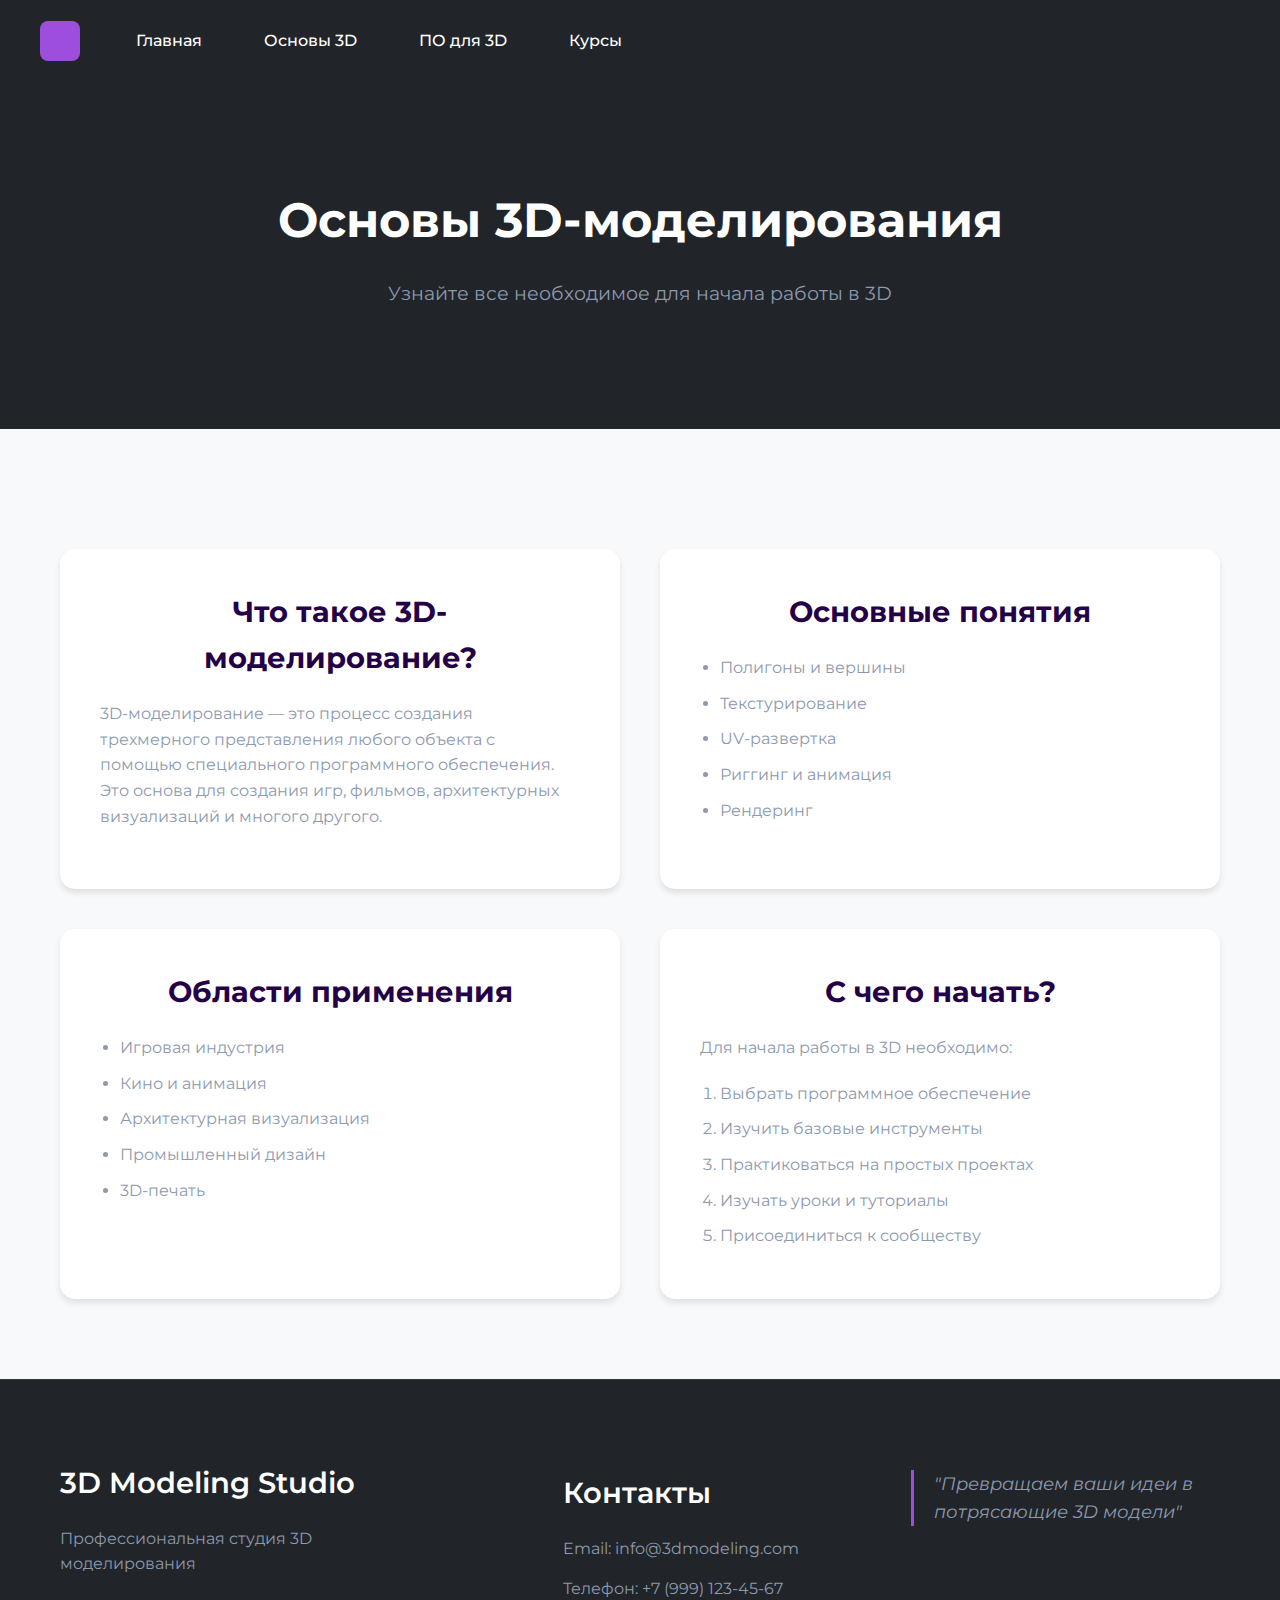
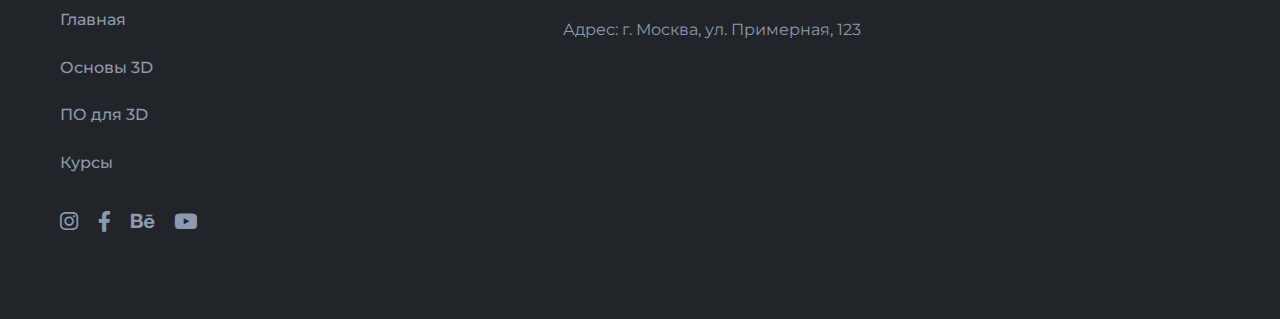
<file: basics.html>
<!DOCTYPE html>
<html lang="ru">
<head>
    <meta charset="UTF-8">
    <meta name="viewport" content="width=device-width, initial-scale=1.0">
    <title>Основы 3D-моделирования | Профессиональная студия</title>
    <link rel="preconnect" href="https://fonts.googleapis.com">
    <link rel="preconnect" href="https://fonts.gstatic.com" crossorigin>
    <link href="https://fonts.googleapis.com/css2?family=Montserrat:wght@400;500;600;700&display=swap" rel="stylesheet">
    <link rel="stylesheet" href="styles.css">
</head>
<body>
    <header class="header">
        <div class="logo-square"></div>
        <nav>
            <a href="index.html">Главная</a>
            <a href="basics.html">Основы 3D</a>
            <a href="software.html">ПО для 3D</a>
            <a href="courses.html">Курсы</a>
        </nav>
    </header>

    <main>
        <section class="basics-hero">
            <div class="container">
                <h1>Основы 3D-моделирования</h1>
                <p>Узнайте все необходимое для начала работы в 3D</p>
            </div>
        </section>

        <section class="basics-content">
            <div class="container">
                <div class="basics-grid">
                    <article class="basics-item">
                        <h2>Что такое 3D-моделирование?</h2>
                        <p>3D-моделирование — это процесс создания трехмерного представления любого объекта с помощью специального программного обеспечения. Это основа для создания игр, фильмов, архитектурных визуализаций и многого другого.</p>
                    </article>

                    <article class="basics-item">
                        <h2>Основные понятия</h2>
                        <ul>
                            <li>Полигоны и вершины</li>
                            <li>Текстурирование</li>
                            <li>UV-развертка</li>
                            <li>Риггинг и анимация</li>
                            <li>Рендеринг</li>
                        </ul>
                    </article>

                    <article class="basics-item">
                        <h2>Области применения</h2>
                        <ul>
                            <li>Игровая индустрия</li>
                            <li>Кино и анимация</li>
                            <li>Архитектурная визуализация</li>
                            <li>Промышленный дизайн</li>
                            <li>3D-печать</li>
                        </ul>
                    </article>

                    <article class="basics-item">
                        <h2>С чего начать?</h2>
                        <p>Для начала работы в 3D необходимо:</p>
                        <ol>
                            <li>Выбрать программное обеспечение</li>
                            <li>Изучить базовые инструменты</li>
                            <li>Практиковаться на простых проектах</li>
                            <li>Изучать уроки и туториалы</li>
                            <li>Присоединиться к сообществу</li>
                        </ol>
                    </article>
                </div>
            </div>
        </section>
    </main>

    <footer class="footer">
        <div class="container footer-content">
            <div class="footer-info">
                <h3>3D Modeling Studio</h3>
                <p>Профессиональная студия 3D моделирования</p>
                <nav class="footer-nav">
                    <a href="index.html">Главная</a>
                    <a href="basics.html">Основы 3D</a>
                    <a href="software.html">ПО для 3D</a>
                    <a href="courses.html">Курсы</a>
                </nav>
                <div class="social-links">
                    <a href="#" class="social-icon">
                        <i class="fab fa-instagram"></i>
                    </a>
                    <a href="#" class="social-icon">
                        <i class="fab fa-facebook-f"></i>
                    </a>
                    <a href="#" class="social-icon">
                        <i class="fab fa-behance"></i>
                    </a>
                    <a href="#" class="social-icon">
                        <i class="fab fa-youtube"></i>
                    </a>
                </div>
            </div>
            <div class="footer-contact">
                <h3>Контакты</h3>
                <p>Email: info@3dmodeling.com</p>
                <p>Телефон: +7 (999) 123-45-67</p>
                <p>Адрес: г. Москва, ул. Примерная, 123</p>
            </div>
            <div class="footer-quote">
                <blockquote class="quote">
                    "Превращаем ваши идеи в потрясающие 3D модели"
                </blockquote>
            </div>
        </div>
    </footer>

    <link rel="stylesheet" href="https://cdnjs.cloudflare.com/ajax/libs/font-awesome/6.0.0/css/all.min.css">
    <script src="script.js"></script>
</body>
</html>
</file>
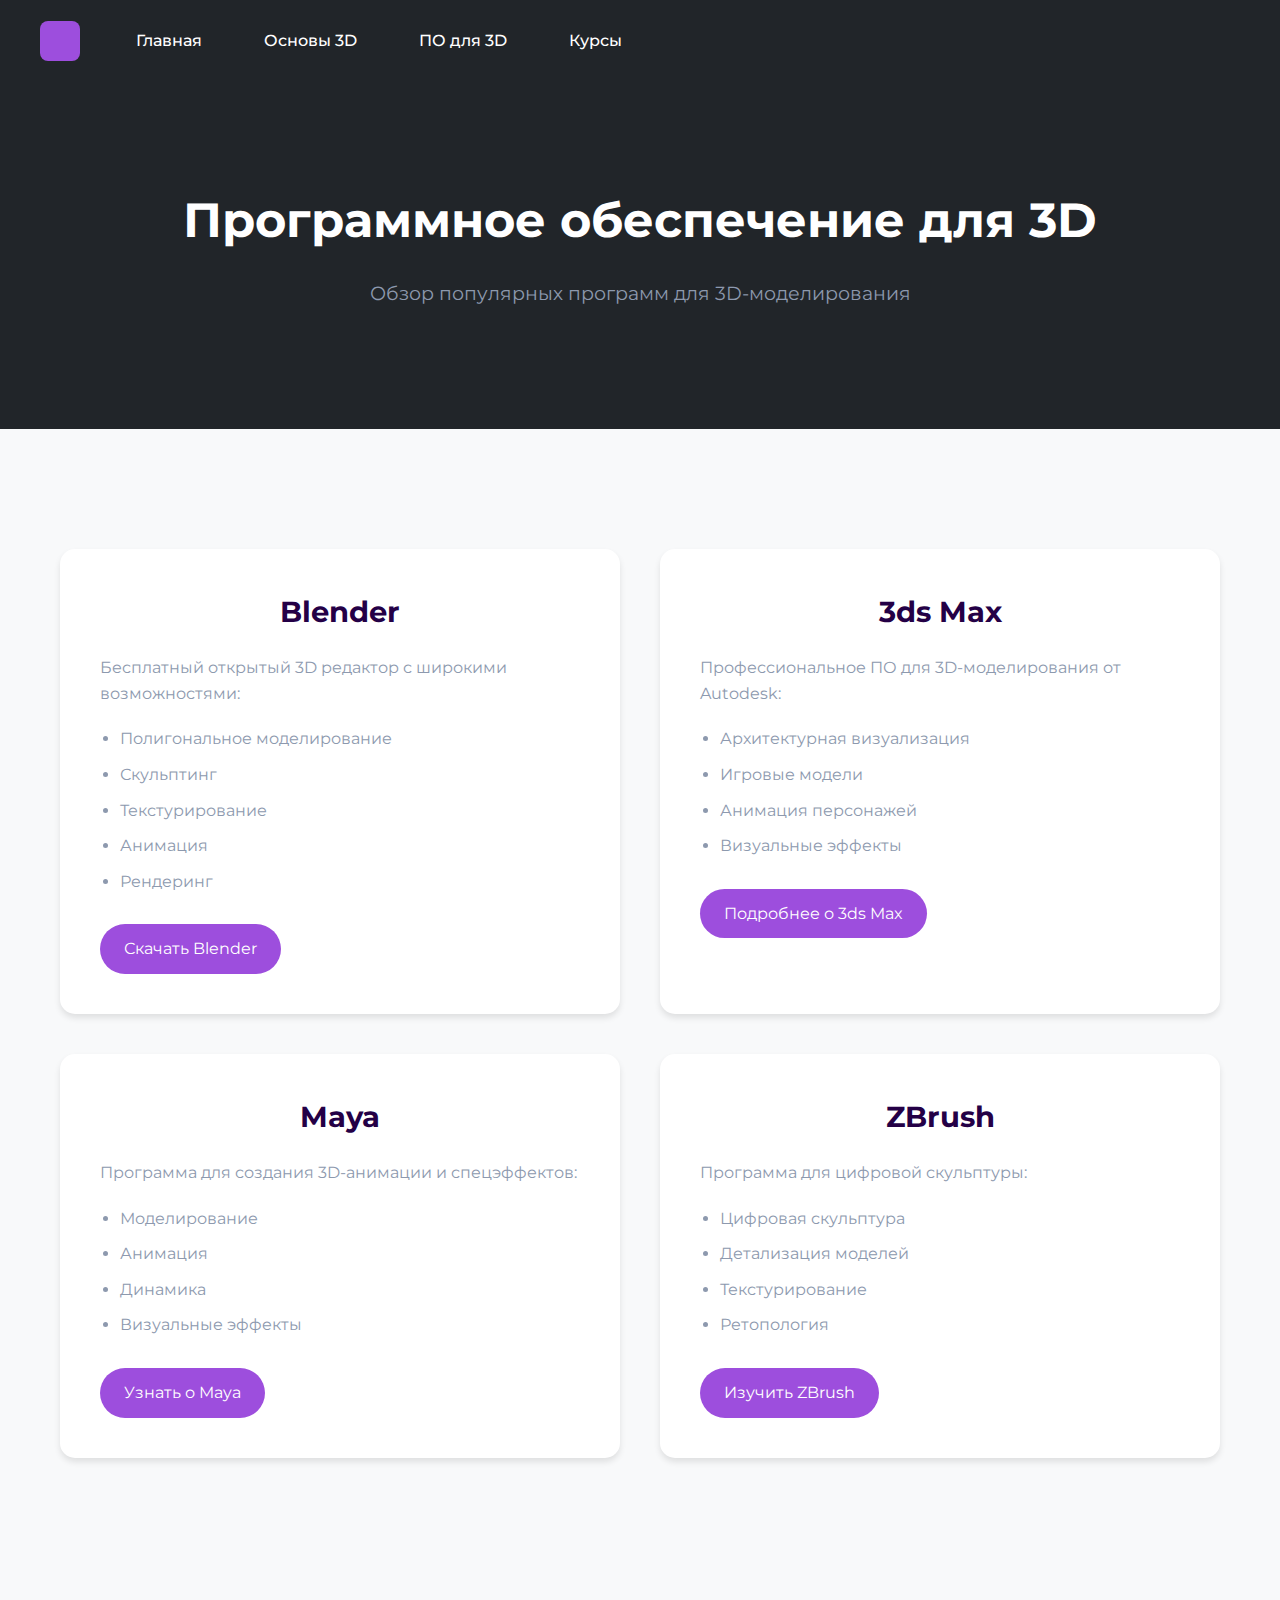
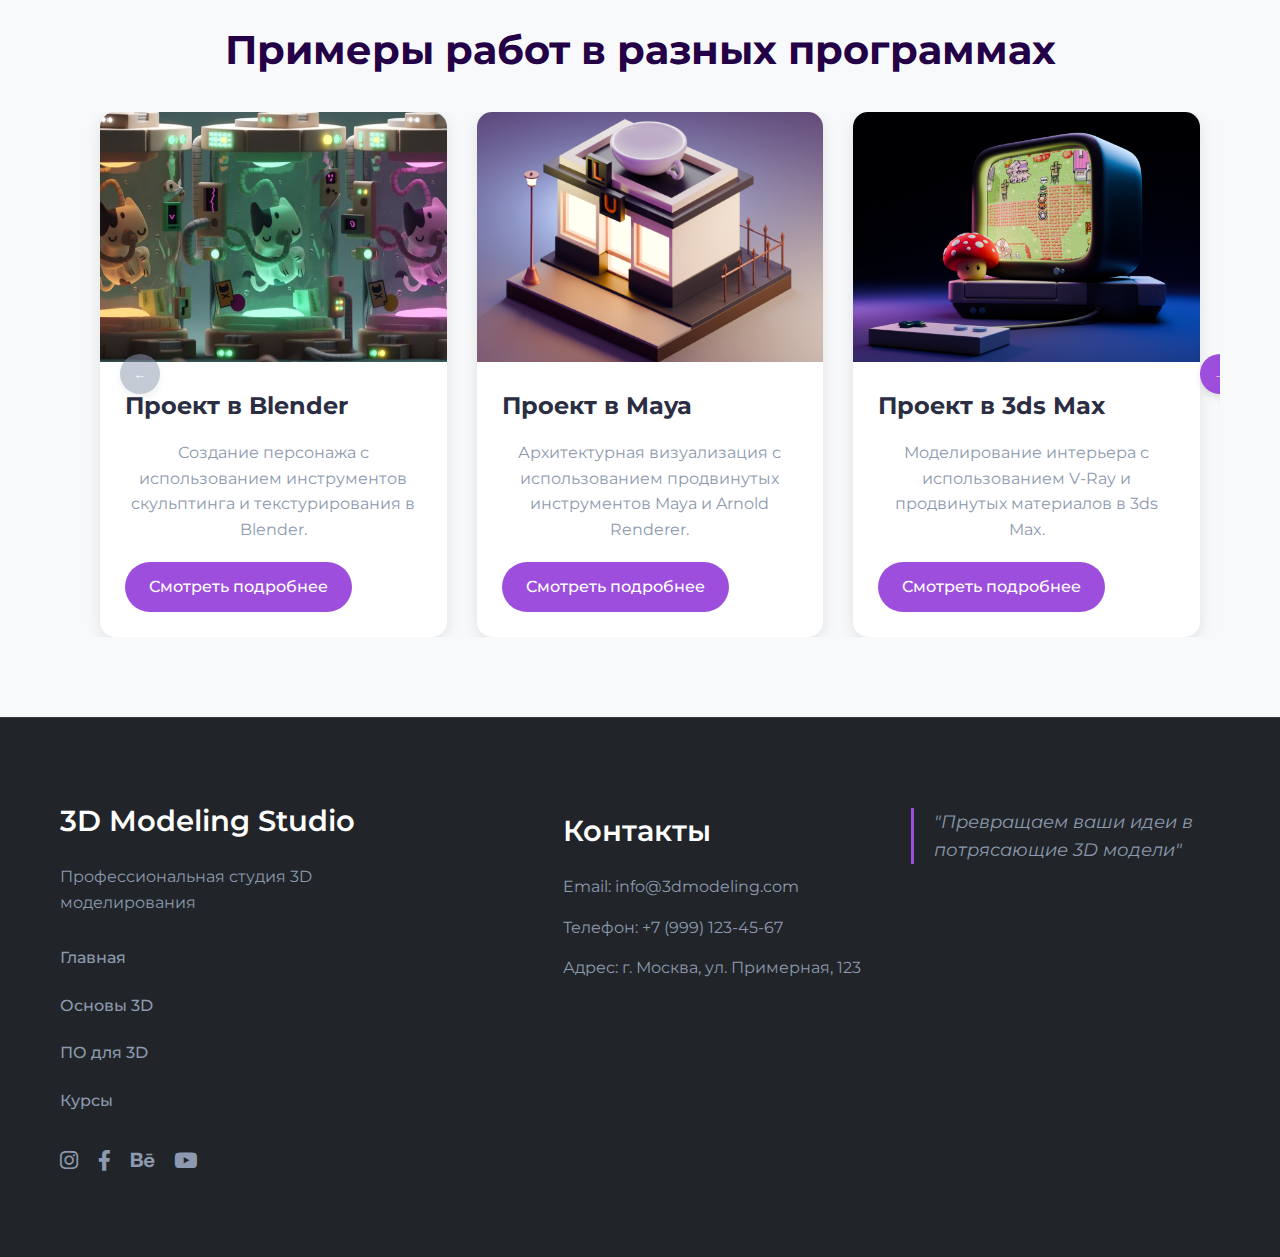
<file: software.html>
<!DOCTYPE html>
<html lang="ru">
<head>
    <meta charset="UTF-8">
    <meta name="viewport" content="width=device-width, initial-scale=1.0">
    <title>ПО для 3D-моделирования | Профессиональная студия</title>
    <link rel="preconnect" href="https://fonts.googleapis.com">
    <link rel="preconnect" href="https://fonts.gstatic.com" crossorigin>
    <link href="https://fonts.googleapis.com/css2?family=Montserrat:wght@400;500;600;700&display=swap" rel="stylesheet">
    <link rel="stylesheet" href="styles.css">
</head>
<body>
    <header class="header">
        <div class="logo-square"></div>
        <nav>
            <a href="index.html">Главная</a>
            <a href="basics.html">Основы 3D</a>
            <a href="software.html">ПО для 3D</a>
            <a href="courses.html">Курсы</a>
        </nav>
    </header>

    <main>
        <section class="software-hero">
            <div class="container">
                <h1>Программное обеспечение для 3D</h1>
                <p>Обзор популярных программ для 3D-моделирования</p>
            </div>
        </section>

        <section class="software-content">
            <div class="container">
                <div class="software-grid">
                    <article class="software-item">
                        <h2>Blender</h2>
                        <p>Бесплатный открытый 3D редактор с широкими возможностями:</p>
                        <ul>
                            <li>Полигональное моделирование</li>
                            <li>Скульптинг</li>
                            <li>Текстурирование</li>
                            <li>Анимация</li>
                            <li>Рендеринг</li>
                        </ul>
                        <a href="https://www.blender.org/" class="software-link" target="_blank">Скачать Blender</a>
                    </article>

                    <article class="software-item">
                        <h2>3ds Max</h2>
                        <p>Профессиональное ПО для 3D-моделирования от Autodesk:</p>
                        <ul>
                            <li>Архитектурная визуализация</li>
                            <li>Игровые модели</li>
                            <li>Анимация персонажей</li>
                            <li>Визуальные эффекты</li>
                        </ul>
                        <a href="https://www.autodesk.com/products/3ds-max/" class="software-link" target="_blank">Подробнее о 3ds Max</a>
                    </article>

                    <article class="software-item">
                        <h2>Maya</h2>
                        <p>Программа для создания 3D-анимации и спецэффектов:</p>
                        <ul>
                            <li>Моделирование</li>
                            <li>Анимация</li>
                            <li>Динамика</li>
                            <li>Визуальные эффекты</li>
                        </ul>
                        <a href="https://www.autodesk.com/products/maya/" class="software-link" target="_blank">Узнать о Maya</a>
                    </article>

                    <article class="software-item">
                        <h2>ZBrush</h2>
                        <p>Программа для цифровой скульптуры:</p>
                        <ul>
                            <li>Цифровая скульптура</li>
                            <li>Детализация моделей</li>
                            <li>Текстурирование</li>
                            <li>Ретопология</li>
                        </ul>
                        <a href="https://pixologic.com/" class="software-link" target="_blank">Изучить ZBrush</a>
                    </article>
                </div>
            </div>
        </section>

        <section class="portfolio-section" id="portfolio">
            <div class="container">
                <h2 class="section-title">Примеры работ в разных программах</h2>
                <div class="portfolio-grid">
                    <div class="my-slider">
                        <div class="slides-container">
                            <div class="my-slide">
                                <div class="portfolio-card">
                                    <img src="assets/img/model1.png" alt="Проект в Blender">
                                    <div class="portfolio-card-content">
                                        <h3>Проект в Blender</h3>
                                        <p>Создание персонажа с использованием инструментов скульптинга и текстурирования в Blender.</p>
                                        <a href="#" class="button">Смотреть подробнее</a>
                                    </div>
                                </div>
                            </div>
                            <div class="my-slide">
                                <div class="portfolio-card">
                                    <img src="assets/img/model2.png" alt="Проект в Maya">
                                    <div class="portfolio-card-content">
                                        <h3>Проект в Maya</h3>
                                        <p>Архитектурная визуализация с использованием продвинутых инструментов Maya и Arnold Renderer.</p>
                                        <a href="#" class="button">Смотреть подробнее</a>
                                    </div>
                                </div>
                            </div>
                            <div class="my-slide">
                                <div class="portfolio-card">
                                    <img src="assets/img/model3.png" alt="Проект в 3ds Max">
                                    <div class="portfolio-card-content">
                                        <h3>Проект в 3ds Max</h3>
                                        <p>Моделирование интерьера с использованием V-Ray и продвинутых материалов в 3ds Max.</p>
                                        <a href="#" class="button">Смотреть подробнее</a>
                                    </div>
                                </div>
                            </div>
                            <div class="my-slide">
                                <div class="portfolio-card">
                                    <img src="assets/img/model4.png" alt="Проект в ZBrush">
                                    <div class="portfolio-card-content">
                                        <h3>Проект в ZBrush</h3>
                                        <p>Детальная проработка персонажа с использованием продвинутых техник скульптинга в ZBrush.</p>
                                        <a href="#" class="button">Смотреть подробнее</a>
                                    </div>
                                </div>
                            </div>
                        </div>
                        <div class="slider-nav">
                            <button class="slider-button prev-button" aria-label="Предыдущий слайд">←</button>
                            <button class="slider-button next-button" aria-label="Следующий слайд">→</button>
                        </div>
                    </div>
                </div>
            </div>
        </section>
    </main>

    <footer class="footer">
        <div class="container footer-content">
            <div class="footer-info">
                <h3>3D Modeling Studio</h3>
                <p>Профессиональная студия 3D моделирования</p>
                <nav class="footer-nav">
                    <a href="index.html">Главная</a>
                    <a href="basics.html">Основы 3D</a>
                    <a href="software.html">ПО для 3D</a>
                    <a href="courses.html">Курсы</a>
                </nav>
                <div class="social-links">
                    <a href="#" class="social-icon">
                        <i class="fab fa-instagram"></i>
                    </a>
                    <a href="#" class="social-icon">
                        <i class="fab fa-facebook-f"></i>
                    </a>
                    <a href="#" class="social-icon">
                        <i class="fab fa-behance"></i>
                    </a>
                    <a href="#" class="social-icon">
                        <i class="fab fa-youtube"></i>
                    </a>
                </div>
            </div>
            <div class="footer-contact">
                <h3>Контакты</h3>
                <p>Email: info@3dmodeling.com</p>
                <p>Телефон: +7 (999) 123-45-67</p>
                <p>Адрес: г. Москва, ул. Примерная, 123</p>
            </div>
            <div class="footer-quote">
                <blockquote class="quote">
                    "Превращаем ваши идеи в потрясающие 3D модели"
                </blockquote>
            </div>
        </div>
    </footer>

    <link rel="stylesheet" href="https://cdnjs.cloudflare.com/ajax/libs/font-awesome/6.0.0/css/all.min.css">
    <script src="script.js"></script>
</body>
</html>
</file>
<file: styles.css>
:root {
    --primary-color: #9D4EDD;
    --primary-dark: #7B2CBF;
    --secondary-color: #240046;
    --accent-color: #FF6B6B;
    --text-dark: #2B2D42;
    --text-light: #8D99AE;
    --background-light: #F8F9FA;
    --background-dark: #212529;
    --shadow: 0 4px 6px rgba(0, 0, 0, 0.1);
    --transition: all 0.3s ease;
}

* {
    margin: 0;
    padding: 0;
    box-sizing: border-box;
}

body {
    font-family: 'Montserrat', sans-serif;
    line-height: 1.6;
    color: var(--text-dark);
    background: var(--background-light);
}

.header {
    background: var(--background-dark);
    display: flex;
    align-items: center;
    padding: 20px 40px;
    gap: 40px;
    box-shadow: var(--shadow);
}

.logo-square {
    width: 40px;
    height: 40px;
    background: var(--primary-color);
    border-radius: 8px;
    transition: var(--transition);
}

.logo-square:hover {
    transform: rotate(45deg);
}

nav {
    display: flex;
    gap: 30px;
}

nav a {
    color: white;
    text-decoration: none;
    font-weight: 500;
    transition: var(--transition);
    padding: 8px 16px;
    border-radius: 20px;
}

nav a:hover {
    background: var(--primary-color);
    transform: translateY(-2px);
}

.video-section {
    width: 100%;
    background: var(--background-dark);
}

.video-container {
    position: relative;
    width: 100%;
    height: 80vh;
    margin-top: 0;
    overflow: hidden;
}

.video-container::after {
    content: '';
    position: absolute;
    top: 0;
    left: 0;
    width: 100%;
    height: 100%;
    background: rgba(0, 0, 0, 0.4);
    z-index: 1;
}

.video-container video {
    width: 100%;
    height: 100%;
    object-fit: cover;
}

.hero-content {
    z-index: 2;
}

section {
    padding: 80px 40px;
}

section h2 {
    font-size: 2.5rem;
    margin-bottom: 30px;
    color: var(--secondary-color);
    text-align: center;
}

section p {
    color: var(--text-light);
    max-width: 800px;
    margin: 0 auto 20px;
    text-align: center;
}

.benefits {
    background: var(--primary-color);
    color: white;
}

.benefits h2 {
    color: white;
}

.benefits-grid {
    display: grid;
    grid-template-columns: repeat(3, 1fr);
    gap: 30px;
    max-width: 1200px;
    margin: 0 auto;
}

.benefits-grid > div {
    grid-column: span 1;
}

.benefit-item {
    background: rgba(255, 255, 255, 0.1);
    padding: 30px;
    border-radius: 15px;
    transition: var(--transition);
}

.benefit-item:hover {
    transform: translateY(-5px);
    background: rgba(255, 255, 255, 0.15);
}

.benefit-item h3 {
    color: white;
    margin-bottom: 15px;
    font-size: 1.5rem;
}

.benefit-item p {
    color: rgba(255, 255, 255, 0.9);
    text-align: left;
}

.gallery {
    background: var(--background-light);
    padding: 80px 0;
}

.my-slider {
    position: relative;
    width: 100%;
    overflow: hidden;
    padding: 20px 0;
}

.slides-container {
    display: flex;
    transition: transform 0.5s ease-in-out;
    gap: 20px;
    width: 100%;
}

.my-slide {
    width: calc((100% - 40px) / 3);
    flex: 0 0 auto;
}

.portfolio-card {
    background: white;
    border-radius: 12px;
    overflow: hidden;
    box-shadow: var(--shadow);
    height: 100%;
    display: flex;
    flex-direction: column;
}

.portfolio-card img {
    width: 100%;
    height: 250px;
    object-fit: cover;
}

.portfolio-card-content {
    padding: 20px;
    flex-grow: 1;
    display: flex;
    flex-direction: column;
}

.portfolio-card h3 {
    color: var(--secondary-color);
    margin-bottom: 10px;
    font-size: 1.2rem;
}

.portfolio-card p {
    color: var(--text-light);
    margin-bottom: 20px;
    flex-grow: 1;
}

.portfolio-card .button {
    display: inline-block;
    padding: 12px 24px;
    background: var(--primary-color);
    color: white;
    text-decoration: none;
    border-radius: 25px;
    font-weight: 500;
    transition: var(--transition);
    text-align: center;
    border: none;
    cursor: pointer;
    margin-top: auto;
}

.portfolio-card .button:hover {
    background: var(--primary-dark);
    transform: translateY(-2px);
    box-shadow: var(--shadow);
}

.slider-nav {
    position: absolute;
    top: 50%;
    transform: translateY(-50%);
    width: 100%;
    display: flex;
    justify-content: space-between;
    padding: 0 20px;
    pointer-events: none;
    z-index: 2;
}

.slider-button {
    background: var(--primary-color);
    color: white;
    border: none;
    width: 40px;
    height: 40px;
    border-radius: 50%;
    cursor: pointer;
    display: flex;
    align-items: center;
    justify-content: center;
    transition: var(--transition);
    pointer-events: auto;
    box-shadow: var(--shadow);
}

.slider-button:hover {
    background: var(--primary-dark);
    transform: scale(1.1);
}

.slider-button:disabled {
    background: var(--text-light);
    cursor: not-allowed;
    opacity: 0.5;
}

@media (max-width: 1024px) {
    .my-slide {
        width: calc((100% - 20px) / 2);
    }
}

@media (max-width: 768px) {
    .my-slide {
        width: 100%;
    }
}

.portfolio-section {
    padding: 80px 0;
    background: var(--background-light);
}

.portfolio-grid {
    width: 100%;
    overflow: hidden;
}

.my-slider {
    position: relative;
    max-width: 1200px;
    margin: 0 auto;
    padding: 0 40px;
}

.slides-container {
    display: flex;
    transition: transform 0.5s ease-in-out;
    gap: 30px;
}

.my-slide {
    min-width: calc((100% - 60px) / 3);
    flex: 0 0 auto;
}

.portfolio-card {
    background: white;
    border-radius: 15px;
    overflow: hidden;
    box-shadow: 0 4px 15px rgba(0, 0, 0, 0.1);
    display: flex;
    flex-direction: column;
    height: 100%;
}

.portfolio-card img {
    width: 100%;
    height: 250px;
    object-fit: cover;
}

.portfolio-card-content {
    padding: 25px;
    flex-grow: 1;
    display: flex;
    flex-direction: column;
}

.portfolio-card h3 {
    font-size: 1.5rem;
    margin-bottom: 15px;
    color: var(--text-dark);
}

.portfolio-card p {
    color: var(--text-light);
    margin-bottom: 20px;
    flex-grow: 1;
}

.portfolio-card .button {
    margin-top: auto;
    align-self: flex-start;
}

.process-grid {
    display: grid;
    grid-template-columns: repeat(auto-fit, minmax(250px, 1fr));
    gap: 30px;
    margin-top: 40px;
}

.process-item {
    background: rgba(255, 255, 255, 0.1);
    padding: 40px 30px;
    border-radius: 15px;
    position: relative;
    transition: var(--transition);
    text-align: center;
}

.process-item:hover {
    transform: translateY(-5px);
    background: rgba(255, 255, 255, 0.15);
}

.process-number {
    font-size: 1.2rem;
    font-weight: 700;
    color: var(--primary-color);
    margin-bottom: 15px;
    display: block;
}

.process-item h3 {
    font-size: 1.5rem;
    margin-bottom: 15px;
    color: white;
}

.process-item p {
    color: rgba(255, 255, 255, 0.9);
    font-size: 1rem;
    line-height: 1.6;
}

.work-prospects {
    background: var(--background-dark);
    color: white;
}

.work-prospects h2 {
    color: white;
}

.work-prospects p {
    color: var(--text-light);
}

.second-gallery {
    background: var(--background-light);
}

.second-gallery .my-slide {
    background: white;
    border-radius: 15px;
    padding: 60px 40px;
}

.container {
    max-width: 1200px;
    margin: 0 auto;
    padding: 0 20px;
}

.hero {
    position: relative;
    height: auto;
    overflow: hidden;
}

.hero-content {
    position: absolute;
    top: 50%;
    left: 50%;
    transform: translate(-50%, -50%);
    text-align: center;
    color: white;
    z-index: 2;
    width: 90%;
    max-width: 800px;
}

.hero-content h1 {
    font-size: 3.5rem;
    margin-bottom: 20px;
    text-shadow: 2px 2px 4px rgba(0, 0, 0, 0.5);
}

.hero-content p {
    font-size: 1.5rem;
    margin-bottom: 30px;
    text-shadow: 1px 1px 2px rgba(0, 0, 0, 0.5);
}

.cta-button {
    display: inline-block;
    padding: 15px 40px;
    background: var(--primary-color);
    color: white;
    text-decoration: none;
    border-radius: 30px;
    font-weight: 600;
    transition: var(--transition);
    text-transform: uppercase;
    letter-spacing: 1px;
}

.cta-button:hover {
    background: var(--primary-dark);
    transform: translateY(-2px);
}

@media (max-width: 768px) {
    section {
        padding: 60px 20px;
    }

    .benefits-grid {
        grid-template-columns: 1fr;
    }

    .my-slide h2 {
        font-size: 1.5rem;
    }

    .my-slide p {
        font-size: 1rem;
    }

    .btn-prev, .btn-next {
        width: 40px;
        height: 40px;
        font-size: 1.2rem;
    }

    .header {
        flex-direction: column;
        padding: 20px;
        gap: 20px;
    }

    nav {
        flex-direction: column;
        align-items: center;
    }
}

@media (max-width: 768px) {
    .hero-content h1 {
        font-size: 2.5rem;
    }

    .hero-content p {
        font-size: 1.2rem;
    }

    .process-grid {
        grid-template-columns: 1fr;
    }

    .footer-content {
        grid-template-columns: 1fr;
        gap: 40px;
    }
}

@keyframes fadeIn {
    from { opacity: 0; transform: translateY(20px); }
    to { opacity: 1; transform: translateY(0); }
}

.benefit-item {
    animation: fadeIn 0.5s ease forwards;
}

.basics-hero,
.software-hero,
.courses-hero {
    background: var(--background-dark);
    color: white;
    padding: 100px 0;
    text-align: center;
}

.basics-hero h1,
.software-hero h1,
.courses-hero h1 {
    font-size: 3rem;
    margin-bottom: 20px;
}

.basics-hero p,
.software-hero p,
.courses-hero p {
    font-size: 1.2rem;
    color: var(--text-light);
}

.basics-content,
.software-content,
.courses-content {
    padding: 80px 0;
    background: var(--background-light);
}

.basics-grid,
.software-grid {
    display: grid;
    grid-template-columns: repeat(2, 1fr);
    gap: 40px;
    margin-top: 40px;
}

.basics-item,
.software-item {
    background: white;
    padding: 40px;
    border-radius: 15px;
    box-shadow: var(--shadow);
}

.basics-item h2,
.software-item h2 {
    color: var(--secondary-color);
    font-size: 1.8rem;
    margin-bottom: 20px;
}

.basics-item p,
.software-item p {
    color: var(--text-light);
    margin-bottom: 20px;
    text-align: left;
}

.basics-item ul,
.basics-item ol,
.software-item ul {
    padding-left: 20px;
    color: var(--text-light);
}

.basics-item li,
.software-item li {
    margin-bottom: 10px;
}

.software-link {
    display: inline-block;
    padding: 12px 24px;
    background: var(--primary-color);
    color: white;
    text-decoration: none;
    border-radius: 25px;
    margin-top: 20px;
    transition: var(--transition);
}

.software-link:hover {
    background: var(--primary-dark);
    transform: translateY(-2px);
}

.courses-grid {
    display: grid;
    grid-template-columns: repeat(2, 1fr);
    gap: 40px;
    margin-top: 40px;
}

.course-card {
    background: white;
    border-radius: 15px;
    overflow: hidden;
    box-shadow: var(--shadow);
}

.course-image {
    width: 100%;
    height: 250px;
    overflow: hidden;
}

.course-image img {
    width: 100%;
    height: 100%;
    object-fit: cover;
    transition: var(--transition);
}

.course-card:hover .course-image img {
    transform: scale(1.05);
}

.course-info {
    padding: 30px;
}

.course-info h2 {
    color: var(--secondary-color);
    font-size: 1.8rem;
    margin-bottom: 15px;
}

.course-info p {
    color: var(--text-light);
    margin-bottom: 20px;
    text-align: left;
}

.course-info ul {
    list-style: none;
    padding: 0;
    margin-bottom: 25px;
}

.course-info li {
    color: var(--text-light);
    margin-bottom: 10px;
    padding-left: 25px;
    position: relative;
}

.course-info li:before {
    content: "•";
    color: var(--primary-color);
    position: absolute;
    left: 0;
    font-size: 1.5em;
    line-height: 1;
}

.course-button {
    display: inline-block;
    padding: 12px 30px;
    background: var(--primary-color);
    color: white;
    text-decoration: none;
    border-radius: 25px;
    transition: var(--transition);
    font-weight: 500;
}

.course-button:hover {
    background: var(--primary-dark);
    transform: translateY(-2px);
}

@media (max-width: 768px) {
    .basics-grid,
    .software-grid,
    .courses-grid {
        grid-template-columns: 1fr;
    }

    .basics-hero h1,
    .software-hero h1,
    .courses-hero h1 {
        font-size: 2.5rem;
    }

    .basics-item,
    .software-item {
        padding: 30px;
    }

    .course-image {
        height: 200px;
    }
}

.contact-section {
    background: var(--background-light);
    padding: 80px 0;
}

.contact-form {
    max-width: 600px;
    margin: 40px auto 0;
}

.form-group {
    margin-bottom: 20px;
}

.form-group input,
.form-group textarea {
    width: 100%;
    padding: 15px;
    border: 2px solid var(--text-light);
    border-radius: 8px;
    background: white;
    font-size: 1rem;
    transition: var(--transition);
}

.form-group textarea {
    height: 150px;
    resize: vertical;
}

.form-group input:focus,
.form-group textarea:focus {
    border-color: var(--primary-color);
    outline: none;
}

.submit-button {
    width: 100%;
    padding: 15px;
    background: var(--primary-color);
    color: white;
    border: none;
    border-radius: 8px;
    font-size: 1rem;
    font-weight: 600;
    cursor: pointer;
    transition: var(--transition);
}

.submit-button:hover {
    background: var(--primary-dark);
    transform: translateY(-2px);
}

.footer-nav {
    display: flex;
    flex-direction: column;
    gap: 10px;
    margin: 20px 0;
}

.footer-nav a {
    color: var(--text-light);
    text-decoration: none;
    transition: var(--transition);
    font-size: 1rem;
    display: inline-flex;
    align-items: center;
}

.footer-nav a:hover {
    color: var(--primary-color);
    transform: translateX(5px);
}

.footer {
    background: var(--background-dark);
    color: white;
    padding: 80px 0;
    border-top: 1px solid rgba(255, 255, 255, 0.1);
}

.footer-content {
    display: grid;
    grid-template-columns: 1.5fr 1fr 1fr;
    gap: 40px;
    max-width: 1200px;
    margin: 0 auto;
    padding: 0 20px;
}

.footer-info {
    max-width: 350px;
}

.footer-info h3,
.footer-contact h3 {
    font-size: 1.8rem;
    margin-bottom: 20px;
    color: white;
    font-weight: 600;
}

.footer-info p,
.footer-contact p {
    color: var(--text-light);
    margin-bottom: 15px;
    line-height: 1.6;
}

.footer-nav {
    display: flex;
    flex-direction: column;
    gap: 12px;
    margin: 25px 0;
}

.footer-nav a {
    color: var(--text-light);
    text-decoration: none;
    transition: var(--transition);
    font-size: 1rem;
    display: inline-flex;
    align-items: center;
    padding: 5px 0;
}

.footer-nav a:hover {
    color: var(--primary-color);
    transform: translateX(5px);
}

.social-links {
    display: flex;
    gap: 20px;
    margin-top: 25px;
}

.social-icon {
    color: var(--text-light);
    text-decoration: none;
    transition: var(--transition);
    font-size: 1.3rem;
}

.social-icon:hover {
    color: var(--primary-color);
    transform: translateY(-3px);
}

.footer-contact {
    padding-top: 10px;
}

.footer-quote {
    padding-top: 10px;
    max-width: 300px;
}

.quote {
    font-style: italic;
    color: var(--text-light);
    border-left: 3px solid var(--primary-color);
    padding: 0 0 0 20px;
    font-size: 1.1rem;
    line-height: 1.6;
    margin: 0;
}

@media (max-width: 992px) {
    .footer-content {
        grid-template-columns: 1fr 1fr;
    }
    
    .footer-quote {
        grid-column: 1 / -1;
        max-width: 100%;
        padding-top: 20px;
    }
    
    .quote {
        max-width: 500px;
        margin: 0 auto;
    }
}

@media (max-width: 768px) {
    .footer {
        padding: 60px 0;
    }

    .footer-content {
        grid-template-columns: 1fr;
        gap: 40px;
    }

    .footer-info,
    .footer-contact {
        max-width: 100%;
        text-align: center;
    }

    .footer-nav {
        align-items: center;
    }

    .footer-nav a:hover {
        transform: translateY(-2px);
    }

    .social-links {
        justify-content: center;
    }

    .footer-quote {
        padding-top: 0;
    }

    .quote {
        text-align: center;
        border-left: none;
        border-top: 3px solid var(--primary-color);
        padding: 20px 0 0 0;
    }
}

@media (max-width: 768px) {
    .slides-container {
        grid-template-columns: 1fr;
    }
    
    .benefits-grid {
        grid-template-columns: 1fr;
    }
}
</file>
